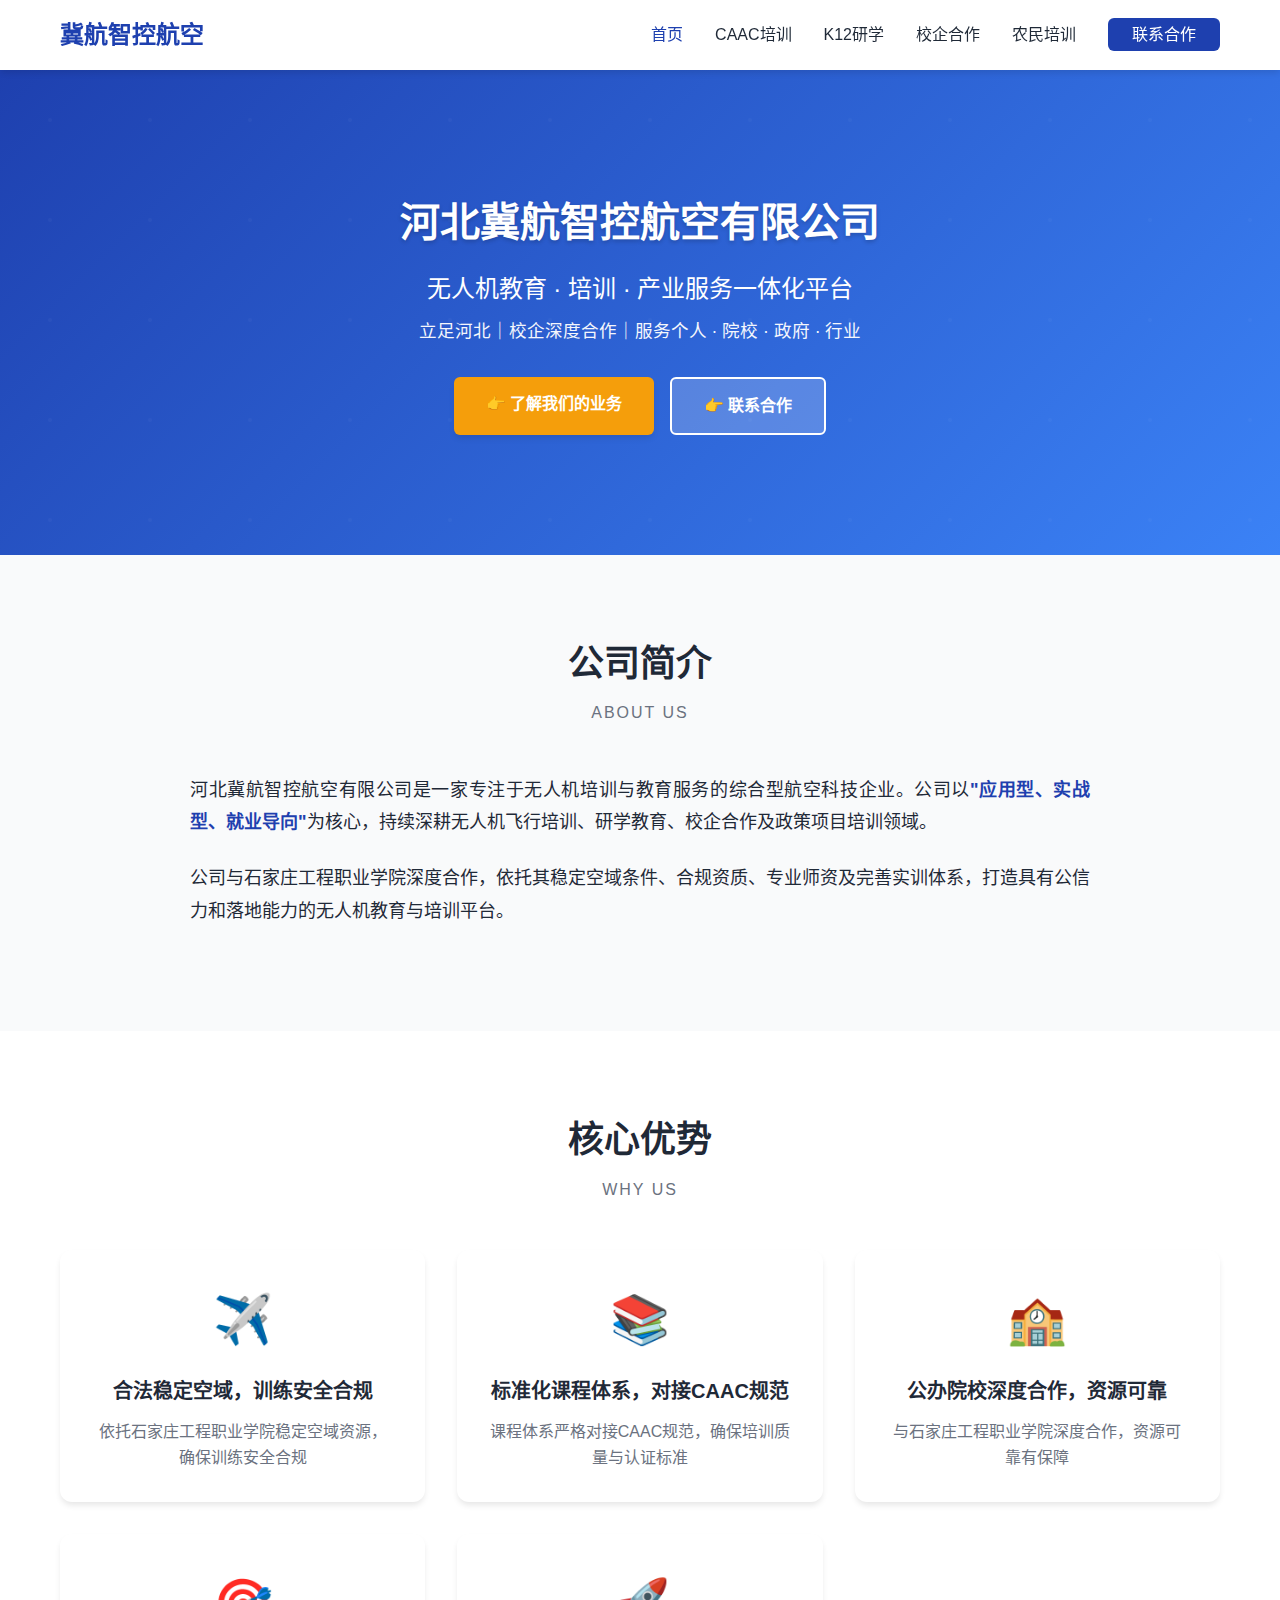
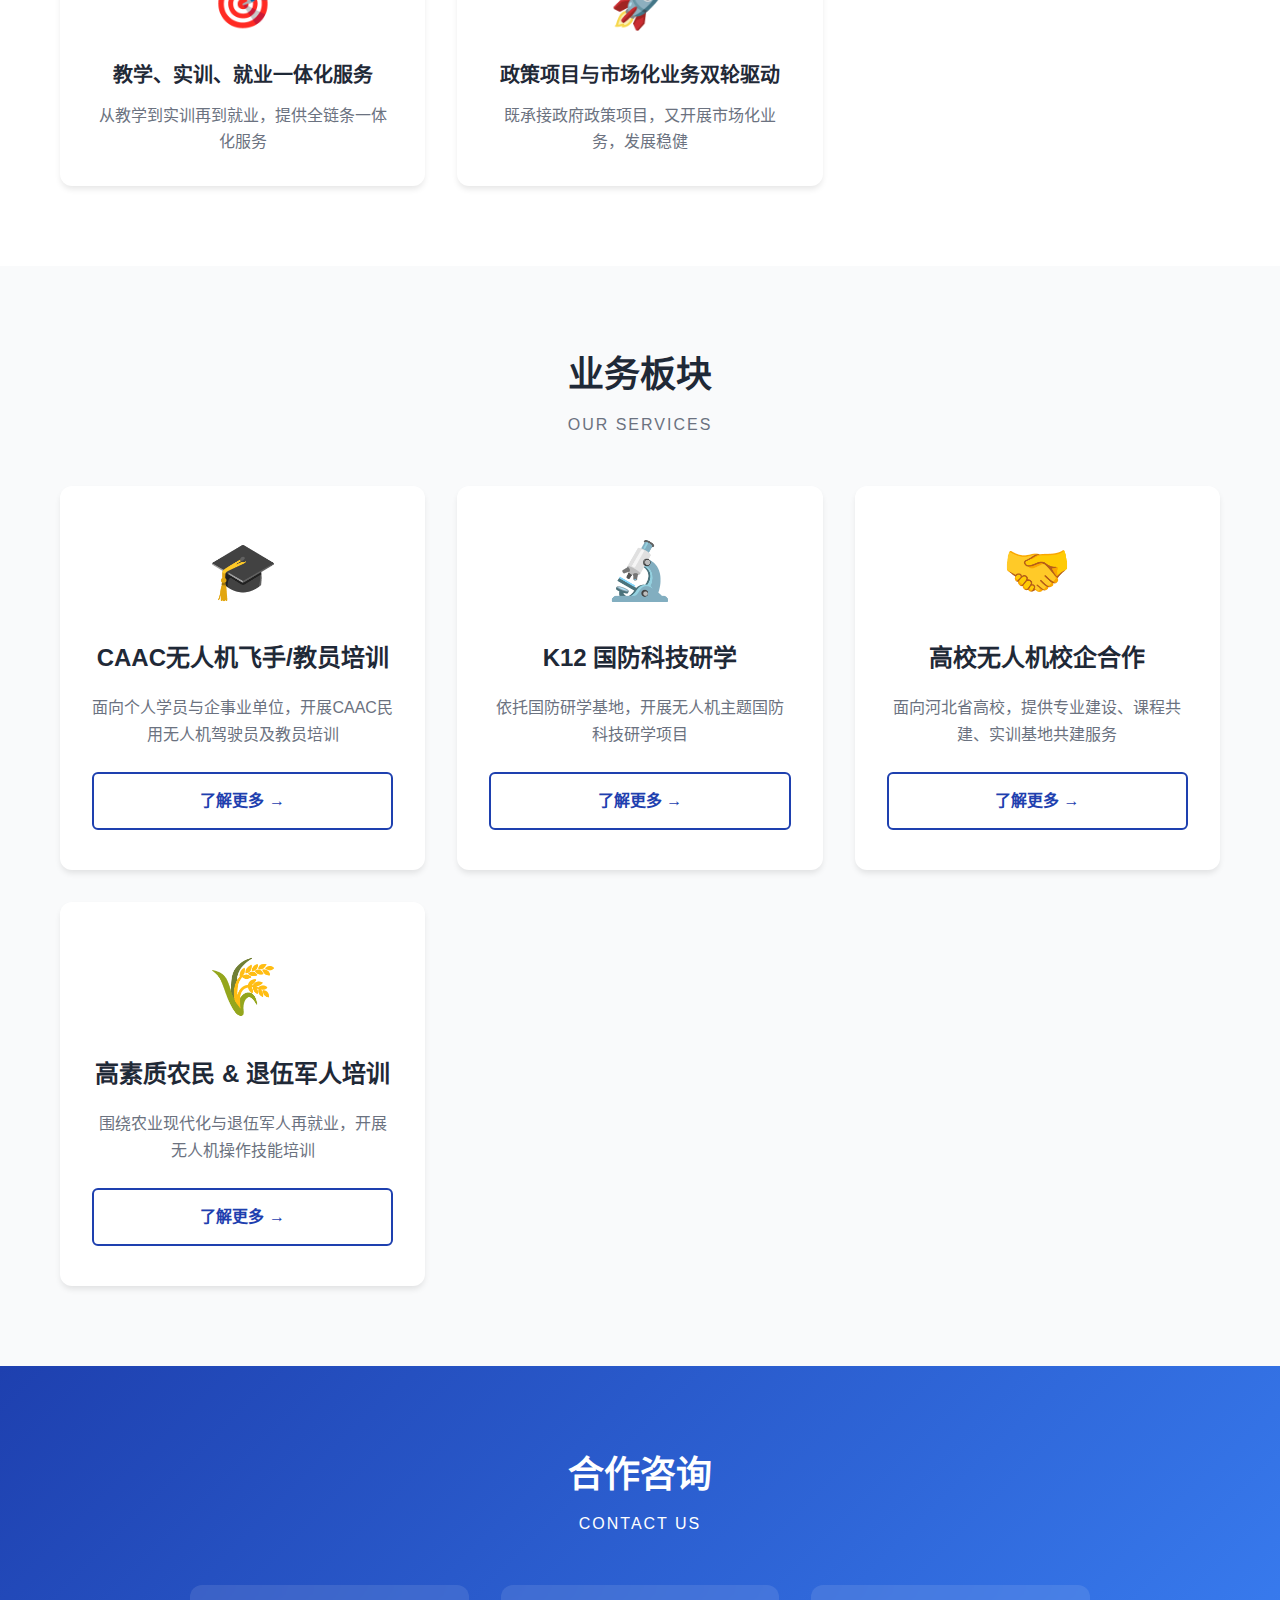
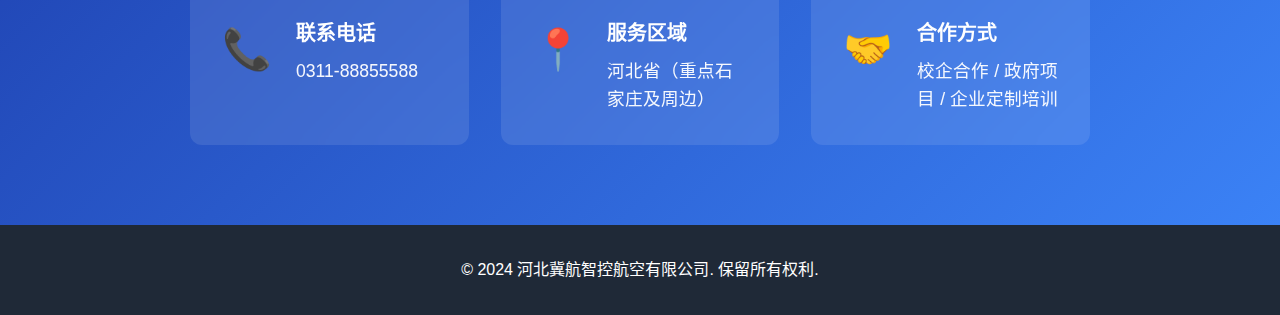
<file: index.html>
<!DOCTYPE html>
<html lang="zh-CN">
<head>
    <meta charset="UTF-8">
    <meta name="viewport" content="width=device-width, initial-scale=1.0">
    <meta name="description" content="河北冀航智控航空有限公司 - 无人机教育、培训、产业服务一体化平台">
    <title>河北冀航智控航空有限公司 - 无人机教育培训平台</title>
    <link rel="stylesheet" href="css/style.css">
</head>
<body>
    <!-- 导航栏 -->
    <nav class="navbar">
        <div class="container">
            <div class="nav-brand">
                <h1>冀航智控航空</h1>
            </div>
            <ul class="nav-menu" id="navMenu">
                <li><a href="index.html" class="active">首页</a></li>
                <li><a href="business-caac.html">CAAC培训</a></li>
                <li><a href="business-k12.html">K12研学</a></li>
                <li><a href="business-university.html">校企合作</a></li>
                <li><a href="business-farmer.html">农民培训</a></li>
                <li><a href="#contact" class="btn-contact">联系合作</a></li>
            </ul>
            <div class="nav-toggle" id="navToggle">
                <span></span>
                <span></span>
                <span></span>
            </div>
        </div>
    </nav>

    <!-- Banner区域 -->
    <section class="banner">
        <div class="banner-overlay"></div>
        <div class="container">
            <div class="banner-content">
                <h1 class="banner-title">河北冀航智控航空有限公司</h1>
                <p class="banner-subtitle">无人机教育 · 培训 · 产业服务一体化平台</p>
                <p class="banner-tagline">立足河北｜校企深度合作｜服务个人 · 院校 · 政府 · 行业</p>
                <div class="banner-buttons">
                    <a href="#about" class="btn btn-primary">👉 了解我们的业务</a>
                    <a href="#contact" class="btn btn-secondary">👉 联系合作</a>
                </div>
            </div>
        </div>
    </section>

    <!-- 公司简介 -->
    <section id="about" class="section about-section">
        <div class="container">
            <div class="section-header">
                <h2 class="section-title">公司简介</h2>
                <p class="section-subtitle">About Us</p>
            </div>
            <div class="about-content">
                <p class="about-text">
                    河北冀航智控航空有限公司是一家专注于无人机培训与教育服务的综合型航空科技企业。公司以<strong>"应用型、实战型、就业导向"</strong>为核心，持续深耕无人机飞行培训、研学教育、校企合作及政策项目培训领域。
                </p>
                <p class="about-text">
                    公司与石家庄工程职业学院深度合作，依托其稳定空域条件、合规资质、专业师资及完善实训体系，打造具有公信力和落地能力的无人机教育与培训平台。
                </p>
            </div>
        </div>
    </section>

    <!-- 核心优势 -->
    <section class="section advantages-section">
        <div class="container">
            <div class="section-header">
                <h2 class="section-title">核心优势</h2>
                <p class="section-subtitle">Why Us</p>
            </div>
            <div class="advantages-grid">
                <div class="advantage-card">
                    <div class="advantage-icon">✈️</div>
                    <h3>合法稳定空域，训练安全合规</h3>
                    <p>依托石家庄工程职业学院稳定空域资源，确保训练安全合规</p>
                </div>
                <div class="advantage-card">
                    <div class="advantage-icon">📚</div>
                    <h3>标准化课程体系，对接CAAC规范</h3>
                    <p>课程体系严格对接CAAC规范，确保培训质量与认证标准</p>
                </div>
                <div class="advantage-card">
                    <div class="advantage-icon">🏫</div>
                    <h3>公办院校深度合作，资源可靠</h3>
                    <p>与石家庄工程职业学院深度合作，资源可靠有保障</p>
                </div>
                <div class="advantage-card">
                    <div class="advantage-icon">🎯</div>
                    <h3>教学、实训、就业一体化服务</h3>
                    <p>从教学到实训再到就业，提供全链条一体化服务</p>
                </div>
                <div class="advantage-card">
                    <div class="advantage-icon">🚀</div>
                    <h3>政策项目与市场化业务双轮驱动</h3>
                    <p>既承接政府政策项目，又开展市场化业务，发展稳健</p>
                </div>
            </div>
        </div>
    </section>

    <!-- 业务板块 -->
    <section class="section business-section">
        <div class="container">
            <div class="section-header">
                <h2 class="section-title">业务板块</h2>
                <p class="section-subtitle">Our Services</p>
            </div>
            <div class="business-grid">
                <div class="business-card">
                    <div class="business-icon">🎓</div>
                    <h3>CAAC无人机飞手/教员培训</h3>
                    <p>面向个人学员与企事业单位，开展CAAC民用无人机驾驶员及教员培训</p>
                    <a href="business-caac.html" class="btn btn-outline">了解更多 →</a>
                </div>
                <div class="business-card">
                    <div class="business-icon">🔬</div>
                    <h3>K12 国防科技研学</h3>
                    <p>依托国防研学基地，开展无人机主题国防科技研学项目</p>
                    <a href="business-k12.html" class="btn btn-outline">了解更多 →</a>
                </div>
                <div class="business-card">
                    <div class="business-icon">🤝</div>
                    <h3>高校无人机校企合作</h3>
                    <p>面向河北省高校，提供专业建设、课程共建、实训基地共建服务</p>
                    <a href="business-university.html" class="btn btn-outline">了解更多 →</a>
                </div>
                <div class="business-card">
                    <div class="business-icon">🌾</div>
                    <h3>高素质农民 & 退伍军人培训</h3>
                    <p>围绕农业现代化与退伍军人再就业，开展无人机操作技能培训</p>
                    <a href="business-farmer.html" class="btn btn-outline">了解更多 →</a>
                </div>
            </div>
        </div>
    </section>

    <!-- 合作咨询 -->
    <section id="contact" class="section contact-section">
        <div class="container">
            <div class="section-header">
                <h2 class="section-title">合作咨询</h2>
                <p class="section-subtitle">Contact Us</p>
            </div>
            <div class="contact-content">
                <div class="contact-info">
                    <div class="contact-item">
                        <div class="contact-icon">📞</div>
                        <div class="contact-details">
                            <h3>联系电话</h3>
                            <p><a href="tel:0311-88855588">0311-88855588</a></p>
                        </div>
                    </div>
                    <div class="contact-item">
                        <div class="contact-icon">📍</div>
                        <div class="contact-details">
                            <h3>服务区域</h3>
                            <p>河北省（重点石家庄及周边）</p>
                        </div>
                    </div>
                    <div class="contact-item">
                        <div class="contact-icon">🤝</div>
                        <div class="contact-details">
                            <h3>合作方式</h3>
                            <p>校企合作 / 政府项目 / 企业定制培训</p>
                        </div>
                    </div>
                </div>
            </div>
        </div>
    </section>

    <!-- 页脚 -->
    <footer class="footer">
        <div class="container">
            <p>&copy; 2024 河北冀航智控航空有限公司. 保留所有权利.</p>
        </div>
    </footer>

    <script src="js/main.js"></script>
</body>
</html>
</file>
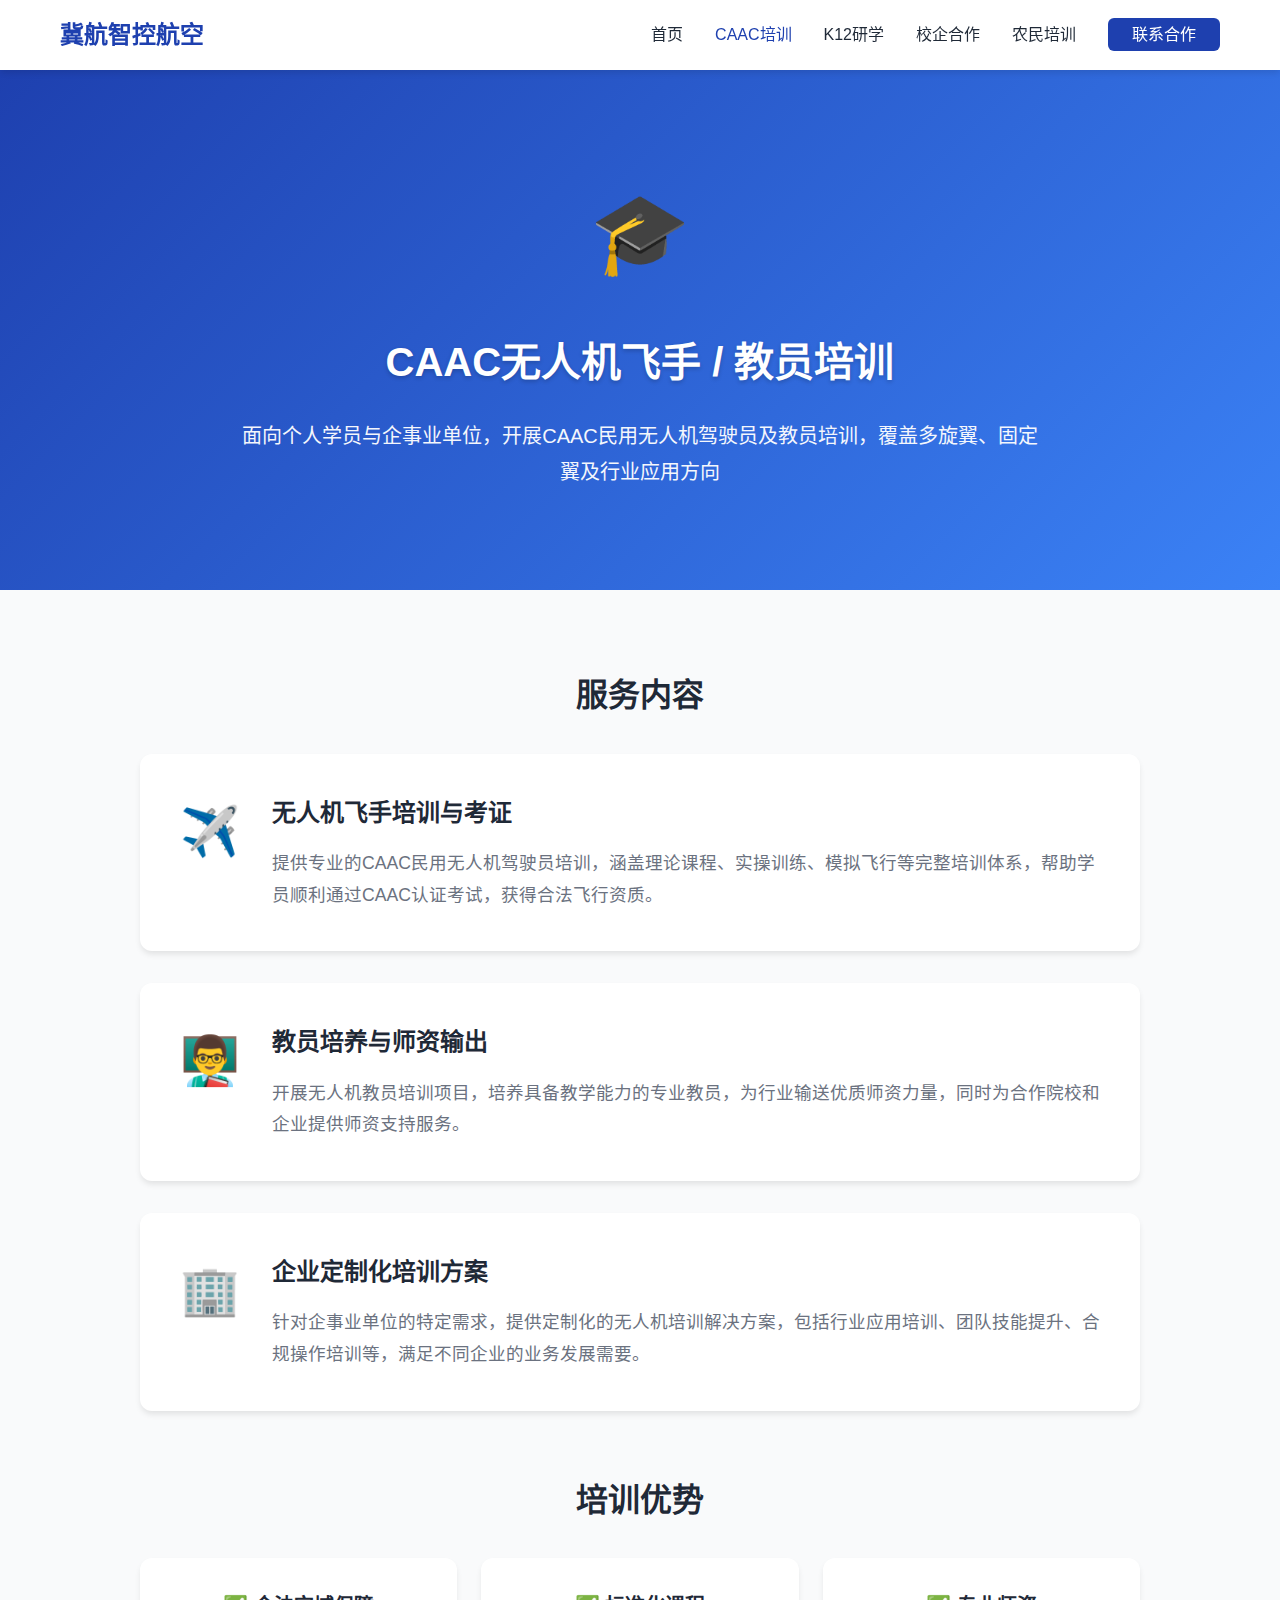
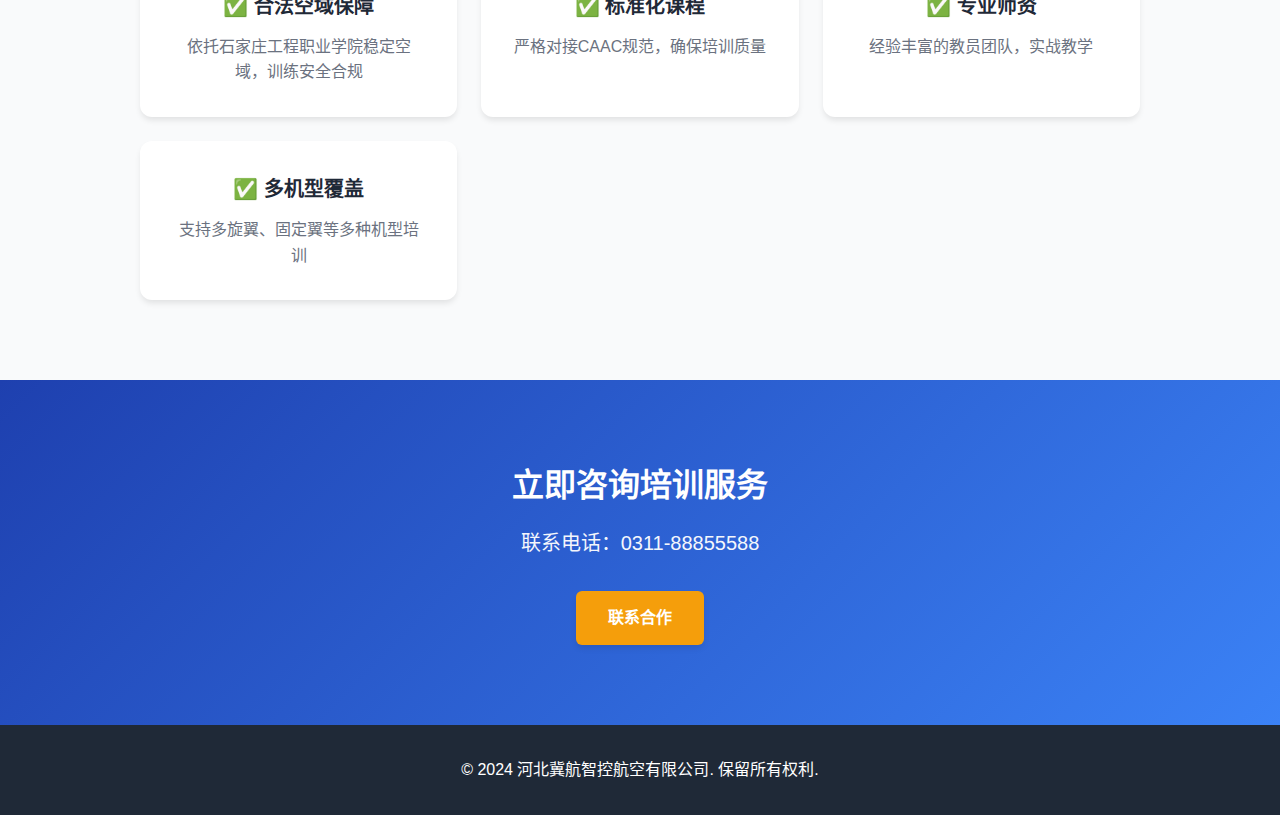
<file: business-caac.html>
<!DOCTYPE html>
<html lang="zh-CN">
<head>
    <meta charset="UTF-8">
    <meta name="viewport" content="width=device-width, initial-scale=1.0">
    <meta name="description" content="CAAC无人机飞手/教员培训 - 河北冀航智控航空有限公司">
    <title>CAAC无人机飞手/教员培训 - 冀航智控航空</title>
    <link rel="stylesheet" href="css/style.css">
    <link rel="stylesheet" href="css/business.css">
</head>
<body>
    <!-- 导航栏 -->
    <nav class="navbar">
        <div class="container">
            <div class="nav-brand">
                <h1><a href="index.html" style="text-decoration: none; color: inherit;">冀航智控航空</a></h1>
            </div>
            <ul class="nav-menu" id="navMenu">
                <li><a href="index.html">首页</a></li>
                <li><a href="business-caac.html" class="active">CAAC培训</a></li>
                <li><a href="business-k12.html">K12研学</a></li>
                <li><a href="business-university.html">校企合作</a></li>
                <li><a href="business-farmer.html">农民培训</a></li>
                <li><a href="index.html#contact" class="btn-contact">联系合作</a></li>
            </ul>
            <div class="nav-toggle" id="navToggle">
                <span></span>
                <span></span>
                <span></span>
            </div>
        </div>
    </nav>

    <!-- 业务页面Banner -->
    <section class="business-banner">
        <div class="container">
            <div class="business-banner-content">
                <div class="business-icon-large">🎓</div>
                <h1>CAAC无人机飞手 / 教员培训</h1>
                <p>面向个人学员与企事业单位，开展CAAC民用无人机驾驶员及教员培训，覆盖多旋翼、固定翼及行业应用方向</p>
            </div>
        </div>
    </section>

    <!-- 业务详情 -->
    <section class="business-detail">
        <div class="container">
            <div class="business-content">
                <div class="business-intro">
                    <h2>服务内容</h2>
                    <div class="service-list">
                        <div class="service-item">
                            <div class="service-icon">✈️</div>
                            <div class="service-content">
                                <h3>无人机飞手培训与考证</h3>
                                <p>提供专业的CAAC民用无人机驾驶员培训，涵盖理论课程、实操训练、模拟飞行等完整培训体系，帮助学员顺利通过CAAC认证考试，获得合法飞行资质。</p>
                            </div>
                        </div>
                        <div class="service-item">
                            <div class="service-icon">👨‍🏫</div>
                            <div class="service-content">
                                <h3>教员培养与师资输出</h3>
                                <p>开展无人机教员培训项目，培养具备教学能力的专业教员，为行业输送优质师资力量，同时为合作院校和企业提供师资支持服务。</p>
                            </div>
                        </div>
                        <div class="service-item">
                            <div class="service-icon">🏢</div>
                            <div class="service-content">
                                <h3>企业定制化培训方案</h3>
                                <p>针对企事业单位的特定需求，提供定制化的无人机培训解决方案，包括行业应用培训、团队技能提升、合规操作培训等，满足不同企业的业务发展需要。</p>
                            </div>
                        </div>
                    </div>
                </div>

                <div class="business-features">
                    <h2>培训优势</h2>
                    <div class="features-grid">
                        <div class="feature-card">
                            <h4>✅ 合法空域保障</h4>
                            <p>依托石家庄工程职业学院稳定空域，训练安全合规</p>
                        </div>
                        <div class="feature-card">
                            <h4>✅ 标准化课程</h4>
                            <p>严格对接CAAC规范，确保培训质量</p>
                        </div>
                        <div class="feature-card">
                            <h4>✅ 专业师资</h4>
                            <p>经验丰富的教员团队，实战教学</p>
                        </div>
                        <div class="feature-card">
                            <h4>✅ 多机型覆盖</h4>
                            <p>支持多旋翼、固定翼等多种机型培训</p>
                        </div>
                    </div>
                </div>
            </div>
        </div>
    </section>

    <!-- 联系咨询 -->
    <section class="business-contact">
        <div class="container">
            <div class="contact-cta">
                <h2>立即咨询培训服务</h2>
                <p>联系电话：<a href="tel:0311-88855588">0311-88855588</a></p>
                <a href="index.html#contact" class="btn btn-primary">联系合作</a>
            </div>
        </div>
    </section>

    <!-- 页脚 -->
    <footer class="footer">
        <div class="container">
            <p>&copy; 2024 河北冀航智控航空有限公司. 保留所有权利.</p>
        </div>
    </footer>

    <script src="js/main.js"></script>
</body>
</html>
</file>
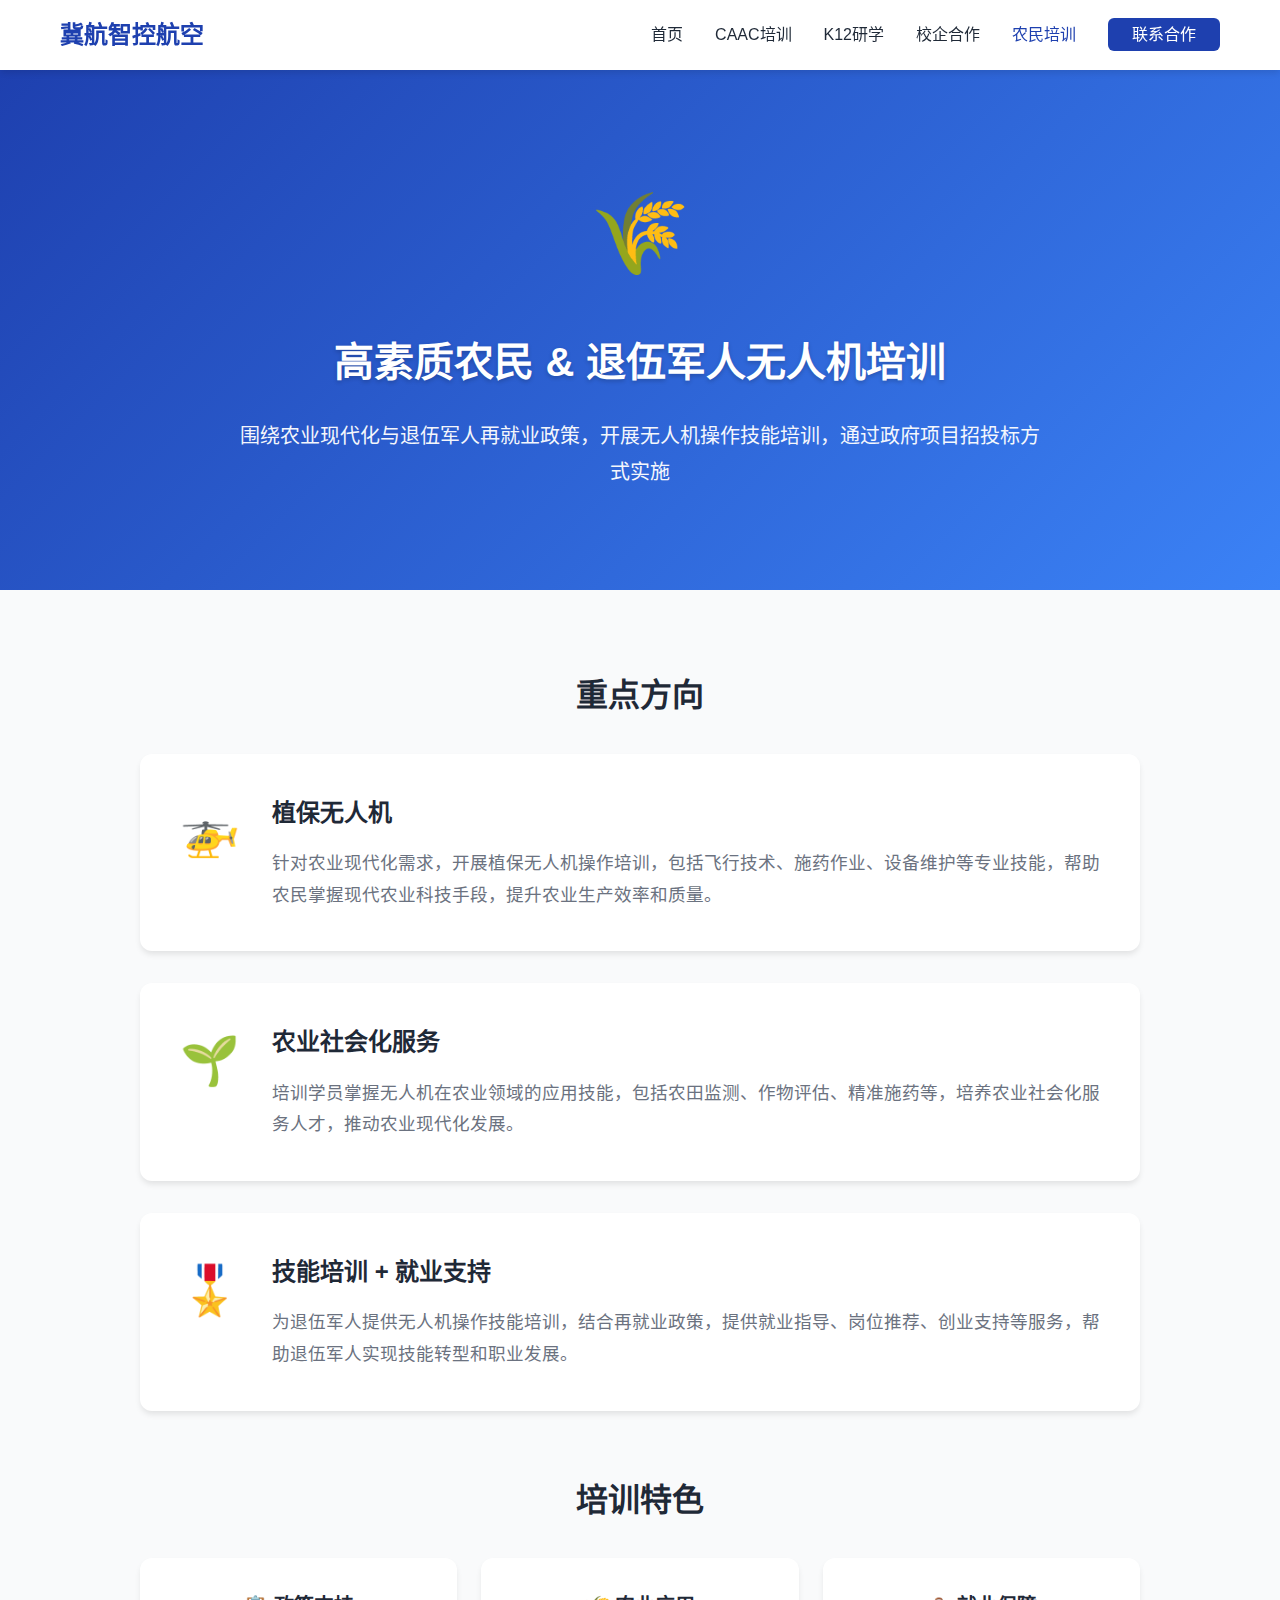
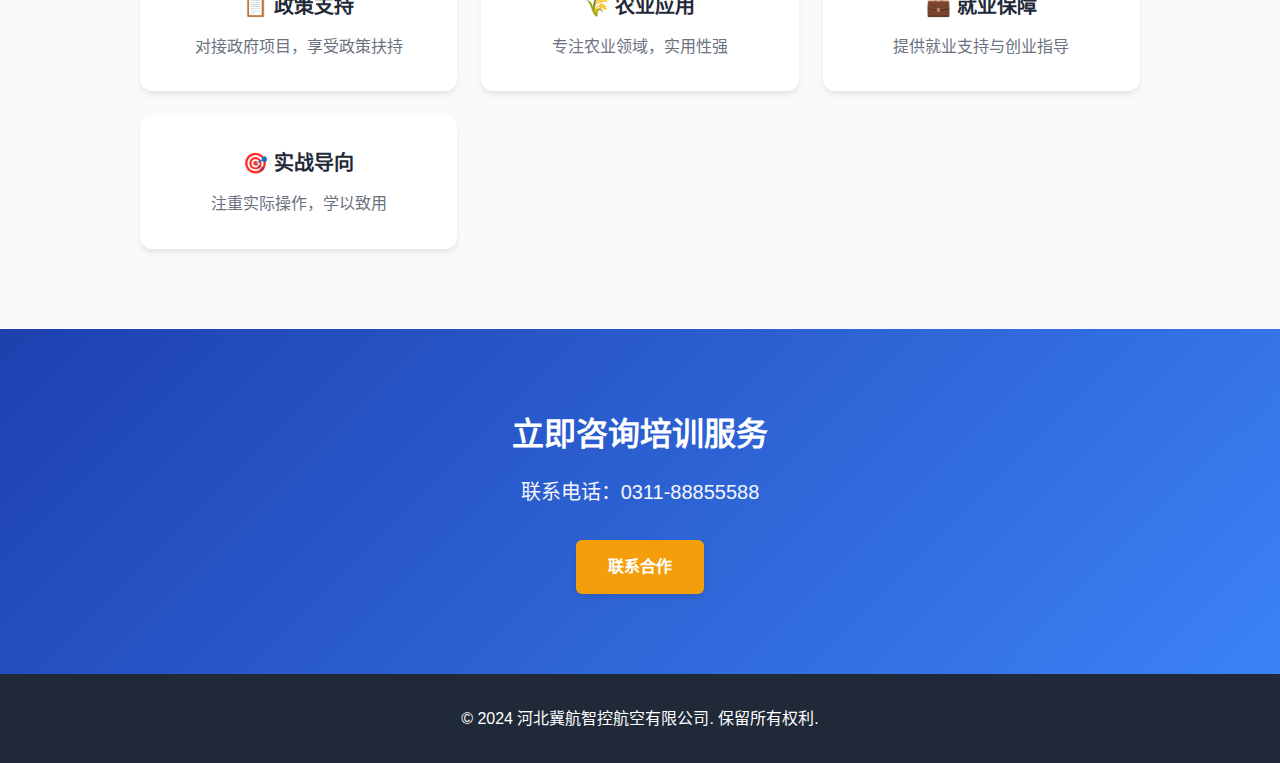
<file: business-farmer.html>
<!DOCTYPE html>
<html lang="zh-CN">
<head>
    <meta charset="UTF-8">
    <meta name="viewport" content="width=device-width, initial-scale=1.0">
    <meta name="description" content="高素质农民 & 退伍军人无人机培训 - 河北冀航智控航空有限公司">
    <title>高素质农民 & 退伍军人无人机培训 - 冀航智控航空</title>
    <link rel="stylesheet" href="css/style.css">
    <link rel="stylesheet" href="css/business.css">
</head>
<body>
    <!-- 导航栏 -->
    <nav class="navbar">
        <div class="container">
            <div class="nav-brand">
                <h1><a href="index.html" style="text-decoration: none; color: inherit;">冀航智控航空</a></h1>
            </div>
            <ul class="nav-menu" id="navMenu">
                <li><a href="index.html">首页</a></li>
                <li><a href="business-caac.html">CAAC培训</a></li>
                <li><a href="business-k12.html">K12研学</a></li>
                <li><a href="business-university.html">校企合作</a></li>
                <li><a href="business-farmer.html" class="active">农民培训</a></li>
                <li><a href="index.html#contact" class="btn-contact">联系合作</a></li>
            </ul>
            <div class="nav-toggle" id="navToggle">
                <span></span>
                <span></span>
                <span></span>
            </div>
        </div>
    </nav>

    <!-- 业务页面Banner -->
    <section class="business-banner">
        <div class="container">
            <div class="business-banner-content">
                <div class="business-icon-large">🌾</div>
                <h1>高素质农民 & 退伍军人无人机培训</h1>
                <p>围绕农业现代化与退伍军人再就业政策，开展无人机操作技能培训，通过政府项目招投标方式实施</p>
            </div>
        </div>
    </section>

    <!-- 业务详情 -->
    <section class="business-detail">
        <div class="container">
            <div class="business-content">
                <div class="business-intro">
                    <h2>重点方向</h2>
                    <div class="service-list">
                        <div class="service-item">
                            <div class="service-icon">🚁</div>
                            <div class="service-content">
                                <h3>植保无人机</h3>
                                <p>针对农业现代化需求，开展植保无人机操作培训，包括飞行技术、施药作业、设备维护等专业技能，帮助农民掌握现代农业科技手段，提升农业生产效率和质量。</p>
                            </div>
                        </div>
                        <div class="service-item">
                            <div class="service-icon">🌱</div>
                            <div class="service-content">
                                <h3>农业社会化服务</h3>
                                <p>培训学员掌握无人机在农业领域的应用技能，包括农田监测、作物评估、精准施药等，培养农业社会化服务人才，推动农业现代化发展。</p>
                            </div>
                        </div>
                        <div class="service-item">
                            <div class="service-icon">🎖️</div>
                            <div class="service-content">
                                <h3>技能培训 + 就业支持</h3>
                                <p>为退伍军人提供无人机操作技能培训，结合再就业政策，提供就业指导、岗位推荐、创业支持等服务，帮助退伍军人实现技能转型和职业发展。</p>
                            </div>
                        </div>
                    </div>
                </div>

                <div class="business-features">
                    <h2>培训特色</h2>
                    <div class="features-grid">
                        <div class="feature-card">
                            <h4>📋 政策支持</h4>
                            <p>对接政府项目，享受政策扶持</p>
                        </div>
                        <div class="feature-card">
                            <h4>🌾 农业应用</h4>
                            <p>专注农业领域，实用性强</p>
                        </div>
                        <div class="feature-card">
                            <h4>💼 就业保障</h4>
                            <p>提供就业支持与创业指导</p>
                        </div>
                        <div class="feature-card">
                            <h4>🎯 实战导向</h4>
                            <p>注重实际操作，学以致用</p>
                        </div>
                    </div>
                </div>
            </div>
        </div>
    </section>

    <!-- 联系咨询 -->
    <section class="business-contact">
        <div class="container">
            <div class="contact-cta">
                <h2>立即咨询培训服务</h2>
                <p>联系电话：<a href="tel:0311-88855588">0311-88855588</a></p>
                <a href="index.html#contact" class="btn btn-primary">联系合作</a>
            </div>
        </div>
    </section>

    <!-- 页脚 -->
    <footer class="footer">
        <div class="container">
            <p>&copy; 2024 河北冀航智控航空有限公司. 保留所有权利.</p>
        </div>
    </footer>

    <script src="js/main.js"></script>
</body>
</html>
</file>
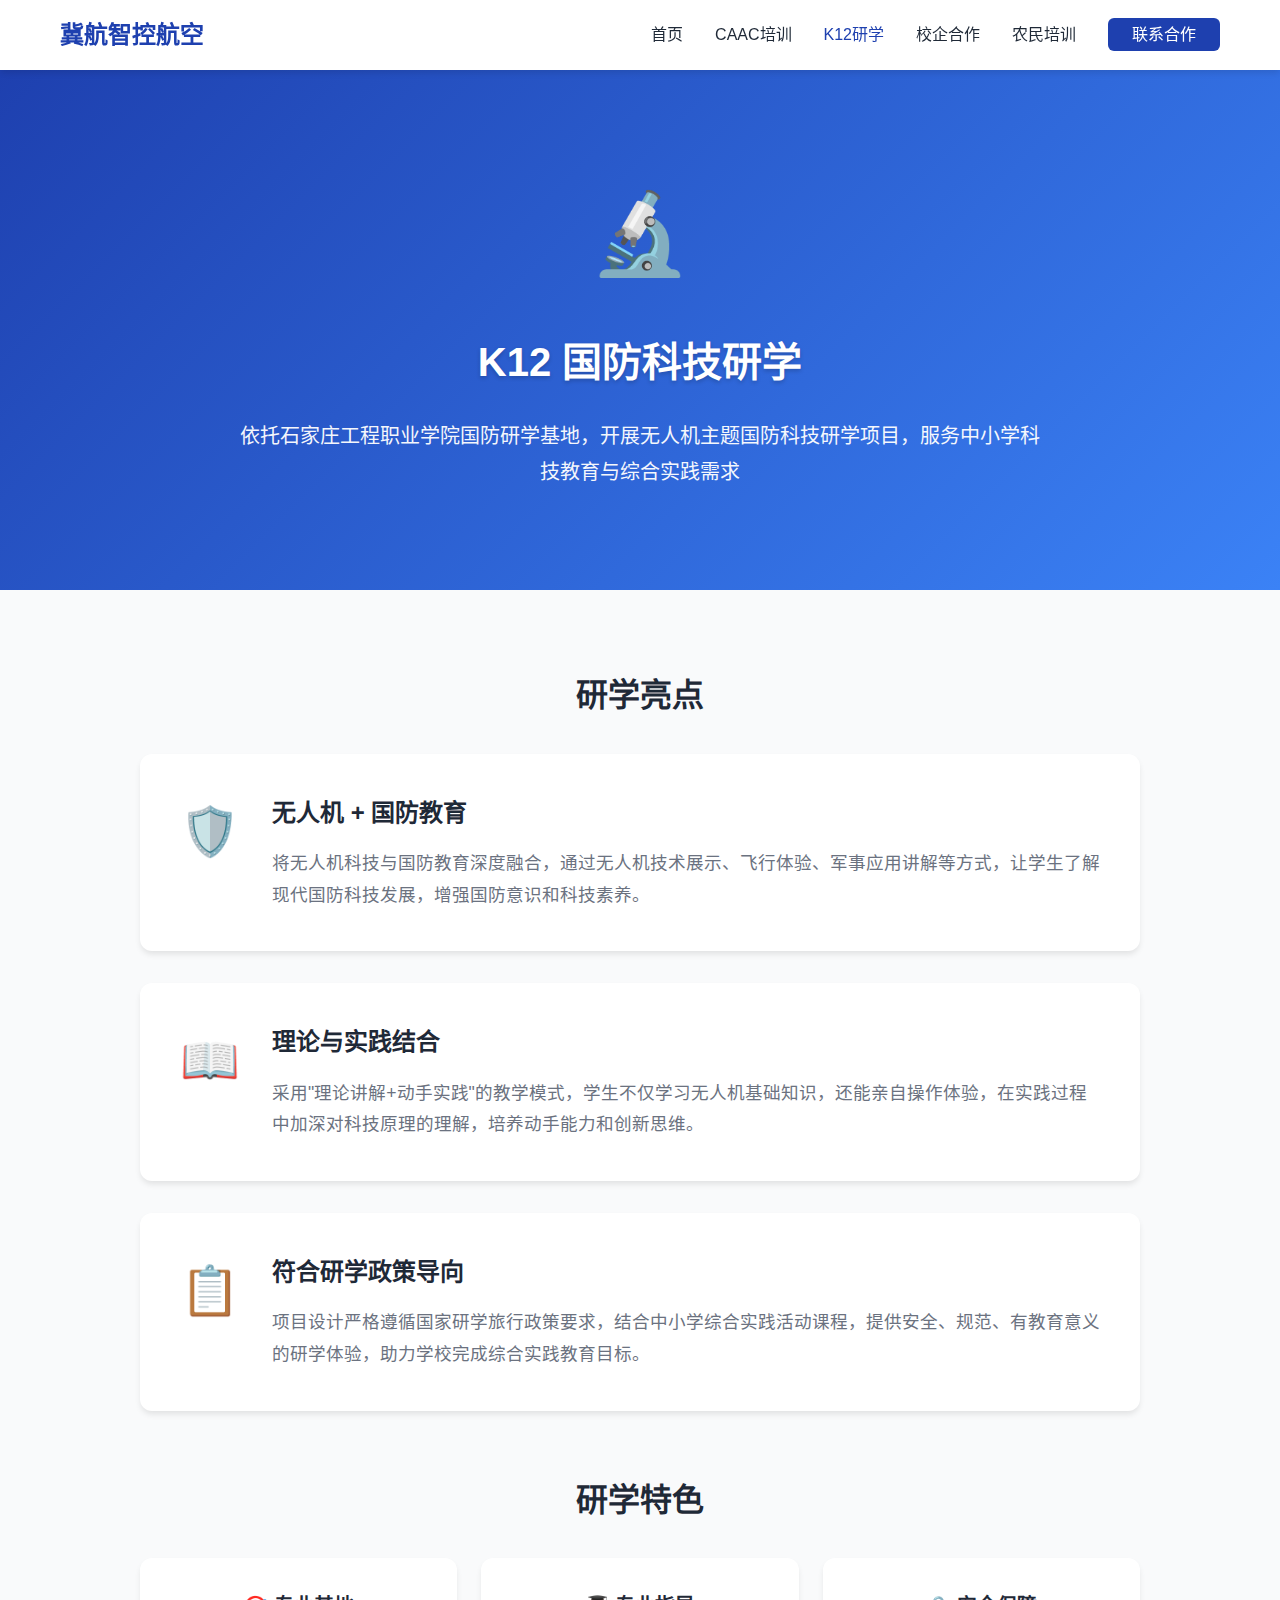
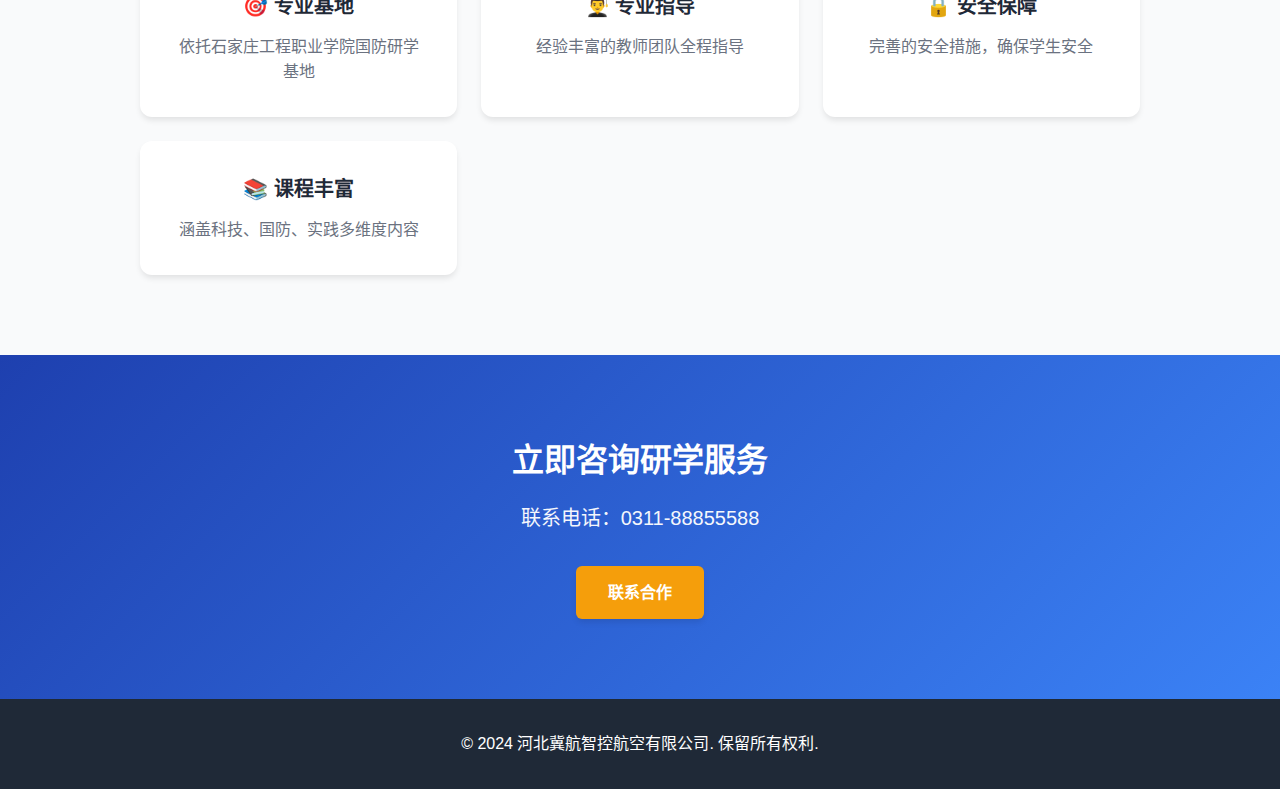
<file: business-k12.html>
<!DOCTYPE html>
<html lang="zh-CN">
<head>
    <meta charset="UTF-8">
    <meta name="viewport" content="width=device-width, initial-scale=1.0">
    <meta name="description" content="K12国防科技研学 - 河北冀航智控航空有限公司">
    <title>K12 国防科技研学 - 冀航智控航空</title>
    <link rel="stylesheet" href="css/style.css">
    <link rel="stylesheet" href="css/business.css">
</head>
<body>
    <!-- 导航栏 -->
    <nav class="navbar">
        <div class="container">
            <div class="nav-brand">
                <h1><a href="index.html" style="text-decoration: none; color: inherit;">冀航智控航空</a></h1>
            </div>
            <ul class="nav-menu" id="navMenu">
                <li><a href="index.html">首页</a></li>
                <li><a href="business-caac.html">CAAC培训</a></li>
                <li><a href="business-k12.html" class="active">K12研学</a></li>
                <li><a href="business-university.html">校企合作</a></li>
                <li><a href="business-farmer.html">农民培训</a></li>
                <li><a href="index.html#contact" class="btn-contact">联系合作</a></li>
            </ul>
            <div class="nav-toggle" id="navToggle">
                <span></span>
                <span></span>
                <span></span>
            </div>
        </div>
    </nav>

    <!-- 业务页面Banner -->
    <section class="business-banner">
        <div class="container">
            <div class="business-banner-content">
                <div class="business-icon-large">🔬</div>
                <h1>K12 国防科技研学</h1>
                <p>依托石家庄工程职业学院国防研学基地，开展无人机主题国防科技研学项目，服务中小学科技教育与综合实践需求</p>
            </div>
        </div>
    </section>

    <!-- 业务详情 -->
    <section class="business-detail">
        <div class="container">
            <div class="business-content">
                <div class="business-intro">
                    <h2>研学亮点</h2>
                    <div class="service-list">
                        <div class="service-item">
                            <div class="service-icon">🛡️</div>
                            <div class="service-content">
                                <h3>无人机 + 国防教育</h3>
                                <p>将无人机科技与国防教育深度融合，通过无人机技术展示、飞行体验、军事应用讲解等方式，让学生了解现代国防科技发展，增强国防意识和科技素养。</p>
                            </div>
                        </div>
                        <div class="service-item">
                            <div class="service-icon">📖</div>
                            <div class="service-content">
                                <h3>理论与实践结合</h3>
                                <p>采用"理论讲解+动手实践"的教学模式，学生不仅学习无人机基础知识，还能亲自操作体验，在实践过程中加深对科技原理的理解，培养动手能力和创新思维。</p>
                            </div>
                        </div>
                        <div class="service-item">
                            <div class="service-icon">📋</div>
                            <div class="service-content">
                                <h3>符合研学政策导向</h3>
                                <p>项目设计严格遵循国家研学旅行政策要求，结合中小学综合实践活动课程，提供安全、规范、有教育意义的研学体验，助力学校完成综合实践教育目标。</p>
                            </div>
                        </div>
                    </div>
                </div>

                <div class="business-features">
                    <h2>研学特色</h2>
                    <div class="features-grid">
                        <div class="feature-card">
                            <h4>🎯 专业基地</h4>
                            <p>依托石家庄工程职业学院国防研学基地</p>
                        </div>
                        <div class="feature-card">
                            <h4>👨‍🎓 专业指导</h4>
                            <p>经验丰富的教师团队全程指导</p>
                        </div>
                        <div class="feature-card">
                            <h4>🔒 安全保障</h4>
                            <p>完善的安全措施，确保学生安全</p>
                        </div>
                        <div class="feature-card">
                            <h4>📚 课程丰富</h4>
                            <p>涵盖科技、国防、实践多维度内容</p>
                        </div>
                    </div>
                </div>
            </div>
        </div>
    </section>

    <!-- 联系咨询 -->
    <section class="business-contact">
        <div class="container">
            <div class="contact-cta">
                <h2>立即咨询研学服务</h2>
                <p>联系电话：<a href="tel:0311-88855588">0311-88855588</a></p>
                <a href="index.html#contact" class="btn btn-primary">联系合作</a>
            </div>
        </div>
    </section>

    <!-- 页脚 -->
    <footer class="footer">
        <div class="container">
            <p>&copy; 2024 河北冀航智控航空有限公司. 保留所有权利.</p>
        </div>
    </footer>

    <script src="js/main.js"></script>
</body>
</html>
</file>
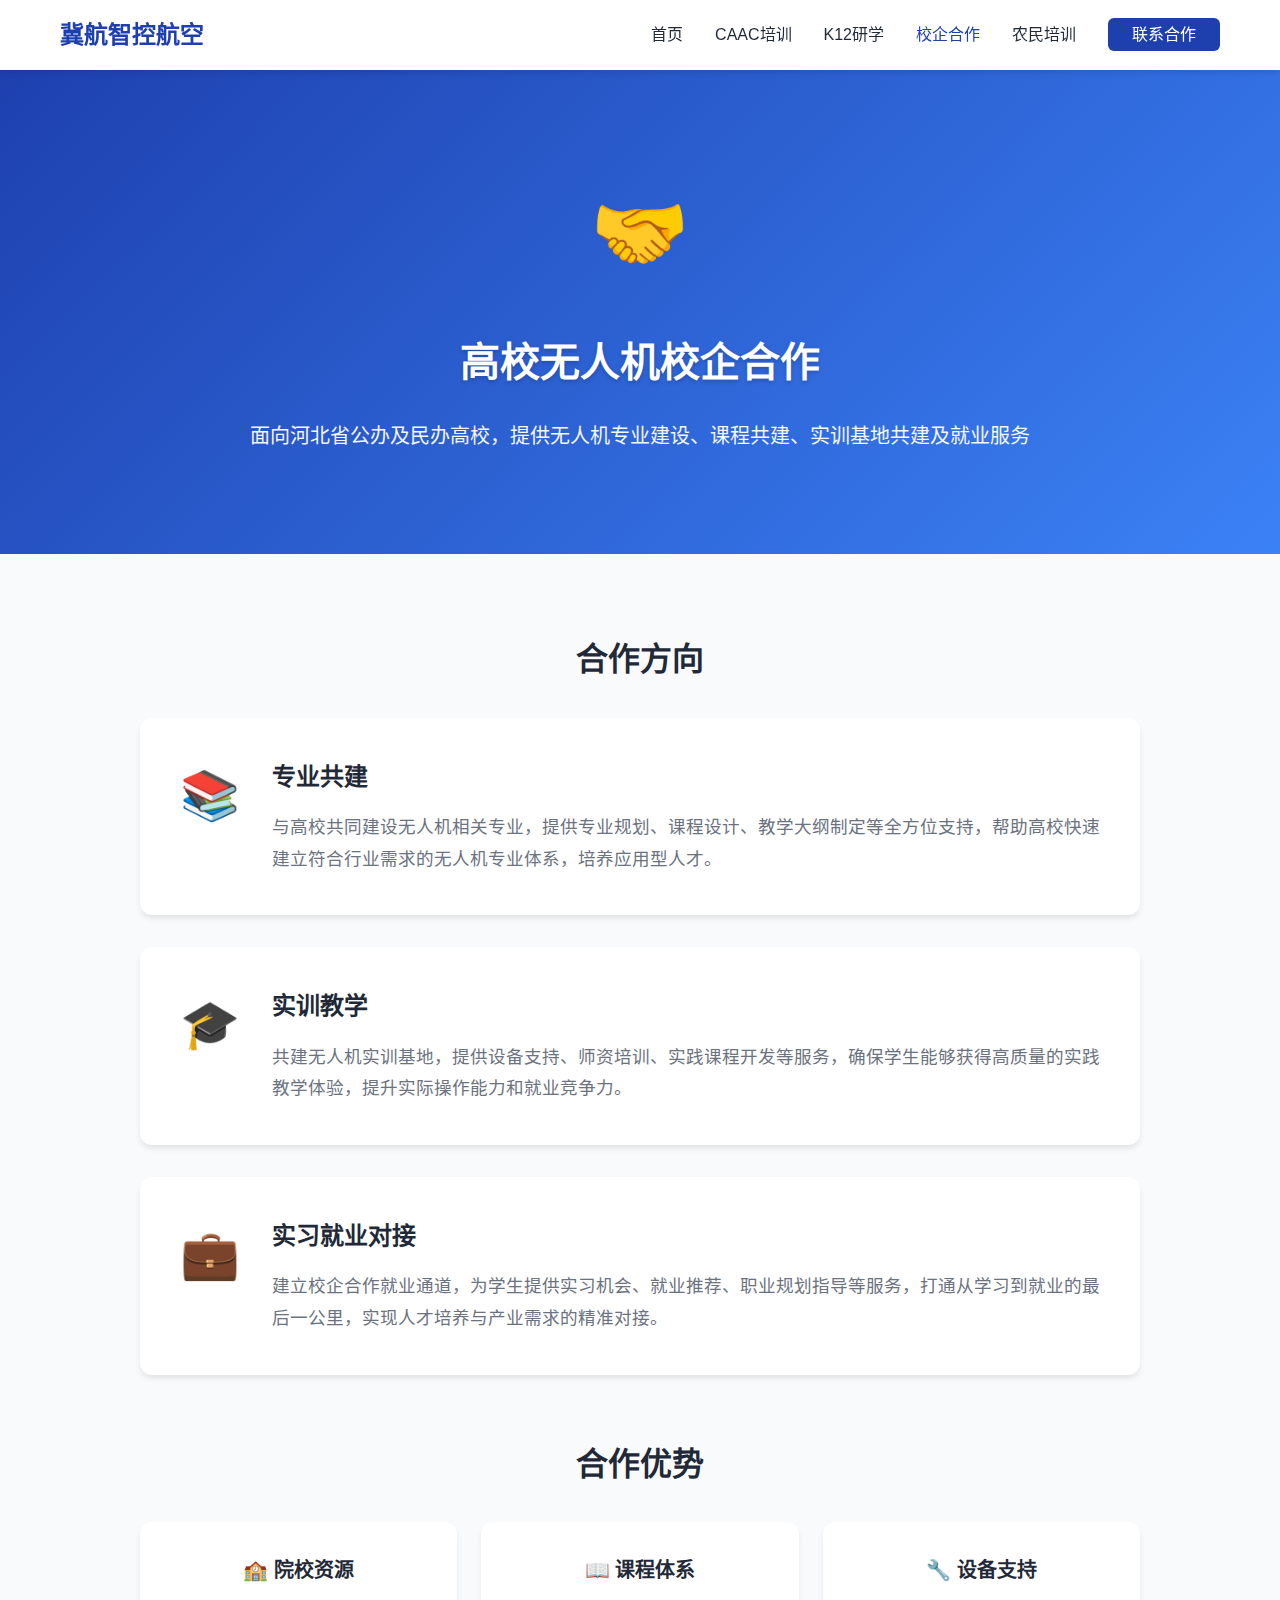
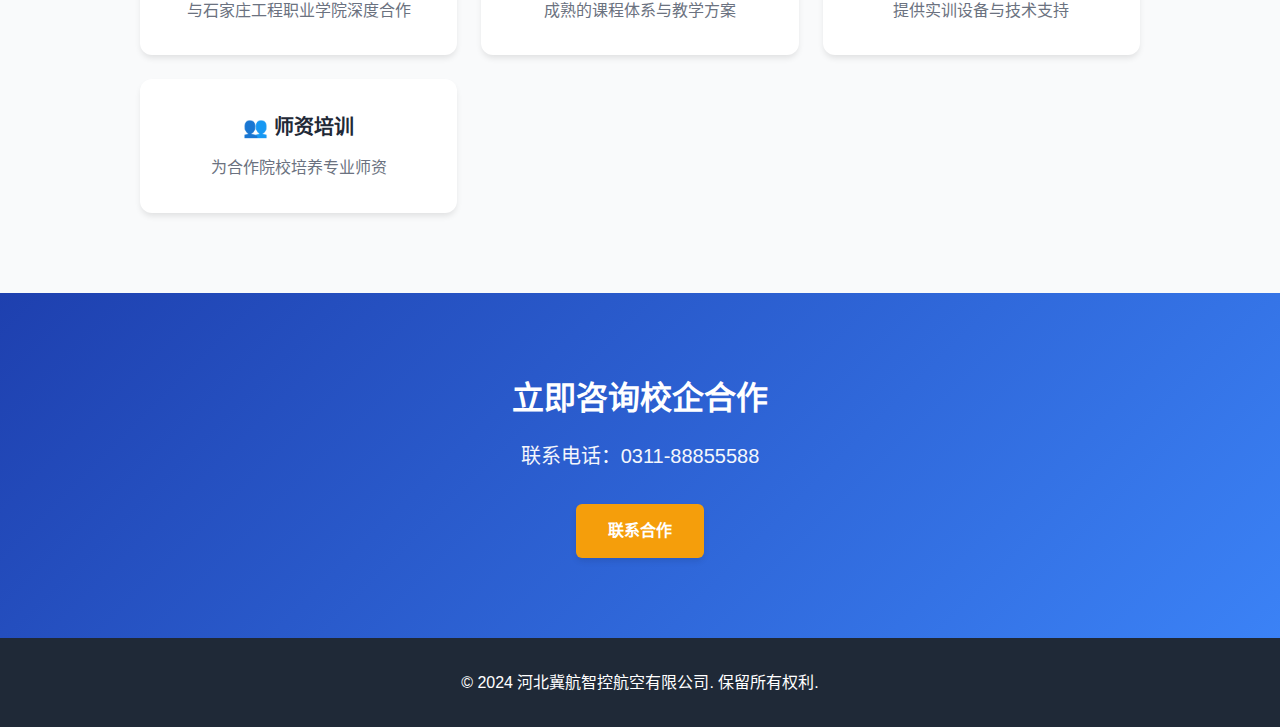
<file: business-university.html>
<!DOCTYPE html>
<html lang="zh-CN">
<head>
    <meta charset="UTF-8">
    <meta name="viewport" content="width=device-width, initial-scale=1.0">
    <meta name="description" content="高校无人机校企合作 - 河北冀航智控航空有限公司">
    <title>高校无人机校企合作 - 冀航智控航空</title>
    <link rel="stylesheet" href="css/style.css">
    <link rel="stylesheet" href="css/business.css">
</head>
<body>
    <!-- 导航栏 -->
    <nav class="navbar">
        <div class="container">
            <div class="nav-brand">
                <h1><a href="index.html" style="text-decoration: none; color: inherit;">冀航智控航空</a></h1>
            </div>
            <ul class="nav-menu" id="navMenu">
                <li><a href="index.html">首页</a></li>
                <li><a href="business-caac.html">CAAC培训</a></li>
                <li><a href="business-k12.html">K12研学</a></li>
                <li><a href="business-university.html" class="active">校企合作</a></li>
                <li><a href="business-farmer.html">农民培训</a></li>
                <li><a href="index.html#contact" class="btn-contact">联系合作</a></li>
            </ul>
            <div class="nav-toggle" id="navToggle">
                <span></span>
                <span></span>
                <span></span>
            </div>
        </div>
    </nav>

    <!-- 业务页面Banner -->
    <section class="business-banner">
        <div class="container">
            <div class="business-banner-content">
                <div class="business-icon-large">🤝</div>
                <h1>高校无人机校企合作</h1>
                <p>面向河北省公办及民办高校，提供无人机专业建设、课程共建、实训基地共建及就业服务</p>
            </div>
        </div>
    </section>

    <!-- 业务详情 -->
    <section class="business-detail">
        <div class="container">
            <div class="business-content">
                <div class="business-intro">
                    <h2>合作方向</h2>
                    <div class="service-list">
                        <div class="service-item">
                            <div class="service-icon">📚</div>
                            <div class="service-content">
                                <h3>专业共建</h3>
                                <p>与高校共同建设无人机相关专业，提供专业规划、课程设计、教学大纲制定等全方位支持，帮助高校快速建立符合行业需求的无人机专业体系，培养应用型人才。</p>
                            </div>
                        </div>
                        <div class="service-item">
                            <div class="service-icon">🎓</div>
                            <div class="service-content">
                                <h3>实训教学</h3>
                                <p>共建无人机实训基地，提供设备支持、师资培训、实践课程开发等服务，确保学生能够获得高质量的实践教学体验，提升实际操作能力和就业竞争力。</p>
                            </div>
                        </div>
                        <div class="service-item">
                            <div class="service-icon">💼</div>
                            <div class="service-content">
                                <h3>实习就业对接</h3>
                                <p>建立校企合作就业通道，为学生提供实习机会、就业推荐、职业规划指导等服务，打通从学习到就业的最后一公里，实现人才培养与产业需求的精准对接。</p>
                            </div>
                        </div>
                    </div>
                </div>

                <div class="business-features">
                    <h2>合作优势</h2>
                    <div class="features-grid">
                        <div class="feature-card">
                            <h4>🏫 院校资源</h4>
                            <p>与石家庄工程职业学院深度合作</p>
                        </div>
                        <div class="feature-card">
                            <h4>📖 课程体系</h4>
                            <p>成熟的课程体系与教学方案</p>
                        </div>
                        <div class="feature-card">
                            <h4>🔧 设备支持</h4>
                            <p>提供实训设备与技术支持</p>
                        </div>
                        <div class="feature-card">
                            <h4>👥 师资培训</h4>
                            <p>为合作院校培养专业师资</p>
                        </div>
                    </div>
                </div>
            </div>
        </div>
    </section>

    <!-- 联系咨询 -->
    <section class="business-contact">
        <div class="container">
            <div class="contact-cta">
                <h2>立即咨询校企合作</h2>
                <p>联系电话：<a href="tel:0311-88855588">0311-88855588</a></p>
                <a href="index.html#contact" class="btn btn-primary">联系合作</a>
            </div>
        </div>
    </section>

    <!-- 页脚 -->
    <footer class="footer">
        <div class="container">
            <p>&copy; 2024 河北冀航智控航空有限公司. 保留所有权利.</p>
        </div>
    </footer>

    <script src="js/main.js"></script>
</body>
</html>
</file>
<file: css/style.css>
/* 全局样式 */
* {
    margin: 0;
    padding: 0;
    box-sizing: border-box;
}

:root {
    --primary-color: #1e40af;
    --secondary-color: #3b82f6;
    --accent-color: #f59e0b;
    --text-dark: #1f2937;
    --text-light: #6b7280;
    --bg-light: #f9fafb;
    --bg-white: #ffffff;
    --border-color: #e5e7eb;
    --shadow: 0 4px 6px -1px rgba(0, 0, 0, 0.1);
    --shadow-lg: 0 10px 15px -3px rgba(0, 0, 0, 0.1);
}

body {
    font-family: -apple-system, BlinkMacSystemFont, 'Segoe UI', 'PingFang SC', 'Hiragino Sans GB', 'Microsoft YaHei', sans-serif;
    line-height: 1.6;
    color: var(--text-dark);
    background-color: var(--bg-white);
}

.container {
    max-width: 1200px;
    margin: 0 auto;
    padding: 0 20px;
}

/* 导航栏 */
.navbar {
    background: var(--bg-white);
    box-shadow: var(--shadow);
    position: sticky;
    top: 0;
    z-index: 1000;
    padding: 1rem 0;
}

.navbar .container {
    display: flex;
    justify-content: space-between;
    align-items: center;
}

.nav-brand h1 {
    font-size: 1.5rem;
    color: var(--primary-color);
    font-weight: 700;
}

.nav-menu {
    display: flex;
    list-style: none;
    gap: 2rem;
    align-items: center;
}

.nav-menu a {
    text-decoration: none;
    color: var(--text-dark);
    font-weight: 500;
    transition: color 0.3s;
}

.nav-menu a:hover,
.nav-menu a.active {
    color: var(--primary-color);
}

.btn-contact {
    background: var(--primary-color);
    color: white !important;
    padding: 0.5rem 1.5rem;
    border-radius: 6px;
    transition: background 0.3s;
}

.btn-contact:hover {
    background: var(--secondary-color);
}

.nav-toggle {
    display: none;
    flex-direction: column;
    cursor: pointer;
    gap: 4px;
}

.nav-toggle span {
    width: 25px;
    height: 3px;
    background: var(--text-dark);
    border-radius: 2px;
    transition: all 0.3s;
}

/* Banner区域 */
.banner {
    position: relative;
    background: linear-gradient(135deg, var(--primary-color) 0%, var(--secondary-color) 100%);
    color: white;
    padding: 120px 0;
    text-align: center;
    overflow: hidden;
}

.banner::before {
    content: '';
    position: absolute;
    top: 0;
    left: 0;
    right: 0;
    bottom: 0;
    background: url('data:image/svg+xml,<svg width="100" height="100" xmlns="http://www.w3.org/2000/svg"><circle cx="50" cy="50" r="2" fill="rgba(255,255,255,0.1)"/></svg>');
    opacity: 0.3;
}

.banner-content {
    position: relative;
    z-index: 1;
}

.banner-title {
    font-size: 2.5rem;
    font-weight: 700;
    margin-bottom: 1rem;
    text-shadow: 0 2px 4px rgba(0, 0, 0, 0.2);
}

.banner-subtitle {
    font-size: 1.5rem;
    margin-bottom: 0.5rem;
    font-weight: 500;
}

.banner-tagline {
    font-size: 1.1rem;
    margin-bottom: 2rem;
    opacity: 0.95;
}

.banner-buttons {
    display: flex;
    gap: 1rem;
    justify-content: center;
    flex-wrap: wrap;
}

/* 按钮样式 */
.btn {
    display: inline-block;
    padding: 0.875rem 2rem;
    border-radius: 6px;
    text-decoration: none;
    font-weight: 600;
    transition: all 0.3s;
    border: none;
    cursor: pointer;
    font-size: 1rem;
}

.btn-primary {
    background: var(--accent-color);
    color: white;
    box-shadow: var(--shadow);
}

.btn-primary:hover {
    background: #d97706;
    transform: translateY(-2px);
    box-shadow: var(--shadow-lg);
}

.btn-secondary {
    background: rgba(255, 255, 255, 0.2);
    color: white;
    border: 2px solid white;
}

.btn-secondary:hover {
    background: white;
    color: var(--primary-color);
}

.btn-outline {
    background: transparent;
    color: var(--primary-color);
    border: 2px solid var(--primary-color);
}

.btn-outline:hover {
    background: var(--primary-color);
    color: white;
}

/* 通用区块样式 */
.section {
    padding: 80px 0;
}

.section-header {
    text-align: center;
    margin-bottom: 3rem;
}

.section-title {
    font-size: 2.25rem;
    font-weight: 700;
    color: var(--text-dark);
    margin-bottom: 0.5rem;
}

.section-subtitle {
    font-size: 1rem;
    color: var(--text-light);
    text-transform: uppercase;
    letter-spacing: 2px;
}

/* 公司简介 */
.about-section {
    background: var(--bg-light);
}

.about-content {
    max-width: 900px;
    margin: 0 auto;
}

.about-text {
    font-size: 1.125rem;
    line-height: 1.8;
    color: var(--text-dark);
    margin-bottom: 1.5rem;
    text-align: justify;
}

.about-text strong {
    color: var(--primary-color);
    font-weight: 600;
}

/* 核心优势 */
.advantages-grid {
    display: grid;
    grid-template-columns: repeat(auto-fit, minmax(280px, 1fr));
    gap: 2rem;
    margin-top: 2rem;
}

.advantage-card {
    background: var(--bg-white);
    padding: 2rem;
    border-radius: 12px;
    box-shadow: var(--shadow);
    text-align: center;
    transition: transform 0.3s, box-shadow 0.3s;
}

.advantage-card:hover {
    transform: translateY(-5px);
    box-shadow: var(--shadow-lg);
}

.advantage-icon {
    font-size: 3rem;
    margin-bottom: 1rem;
}

.advantage-card h3 {
    font-size: 1.25rem;
    color: var(--text-dark);
    margin-bottom: 0.75rem;
    font-weight: 600;
}

.advantage-card p {
    color: var(--text-light);
    line-height: 1.6;
}

/* 业务板块 */
.business-section {
    background: var(--bg-light);
}

.business-grid {
    display: grid;
    grid-template-columns: repeat(auto-fit, minmax(280px, 1fr));
    gap: 2rem;
    margin-top: 2rem;
}

.business-card {
    background: var(--bg-white);
    padding: 2.5rem 2rem;
    border-radius: 12px;
    box-shadow: var(--shadow);
    text-align: center;
    transition: transform 0.3s, box-shadow 0.3s;
    display: flex;
    flex-direction: column;
}

.business-card:hover {
    transform: translateY(-5px);
    box-shadow: var(--shadow-lg);
}

.business-icon {
    font-size: 3.5rem;
    margin-bottom: 1.5rem;
}

.business-card h3 {
    font-size: 1.5rem;
    color: var(--text-dark);
    margin-bottom: 1rem;
    font-weight: 600;
}

.business-card p {
    color: var(--text-light);
    line-height: 1.7;
    margin-bottom: 1.5rem;
    flex-grow: 1;
}

/* 合作咨询 */
.contact-section {
    background: linear-gradient(135deg, var(--primary-color) 0%, var(--secondary-color) 100%);
    color: white;
}

.contact-section .section-title,
.contact-section .section-subtitle {
    color: white;
}

.contact-content {
    max-width: 900px;
    margin: 0 auto;
}

.contact-info {
    display: grid;
    grid-template-columns: repeat(auto-fit, minmax(250px, 1fr));
    gap: 2rem;
}

.contact-item {
    display: flex;
    align-items: flex-start;
    gap: 1.5rem;
    background: rgba(255, 255, 255, 0.1);
    padding: 2rem;
    border-radius: 12px;
    backdrop-filter: blur(10px);
}

.contact-icon {
    font-size: 2.5rem;
    flex-shrink: 0;
}

.contact-details h3 {
    font-size: 1.25rem;
    margin-bottom: 0.5rem;
    font-weight: 600;
}

.contact-details p {
    font-size: 1.1rem;
    opacity: 0.95;
}

.contact-details a {
    color: white;
    text-decoration: none;
    transition: opacity 0.3s;
}

.contact-details a:hover {
    opacity: 0.8;
}

/* 页脚 */
.footer {
    background: var(--text-dark);
    color: white;
    text-align: center;
    padding: 2rem 0;
}

/* 响应式设计 */
@media (max-width: 768px) {
    .nav-menu {
        position: fixed;
        left: -100%;
        top: 70px;
        flex-direction: column;
        background: var(--bg-white);
        width: 100%;
        text-align: center;
        transition: 0.3s;
        box-shadow: var(--shadow);
        padding: 2rem 0;
        gap: 1rem;
    }

    .nav-menu.active {
        left: 0;
    }

    .nav-toggle {
        display: flex;
    }

    .banner-title {
        font-size: 1.75rem;
    }

    .banner-subtitle {
        font-size: 1.25rem;
    }

    .banner-tagline {
        font-size: 1rem;
    }

    .section-title {
        font-size: 1.75rem;
    }

    .section {
        padding: 60px 0;
    }

    .advantages-grid,
    .business-grid {
        grid-template-columns: 1fr;
    }

    .banner-buttons {
        flex-direction: column;
        align-items: center;
    }

    .btn {
        width: 100%;
        max-width: 300px;
    }
}

@media (max-width: 480px) {
    .banner {
        padding: 80px 0;
    }

    .banner-title {
        font-size: 1.5rem;
    }

    .banner-subtitle {
        font-size: 1.1rem;
    }

    .contact-item {
        flex-direction: column;
        text-align: center;
    }
}
</file>
<file: css/business.css>
/* 业务页面专用样式 */

/* 业务页面Banner */
.business-banner {
    background: linear-gradient(135deg, var(--primary-color) 0%, var(--secondary-color) 100%);
    color: white;
    padding: 100px 0;
    text-align: center;
}

.business-banner-content {
    max-width: 800px;
    margin: 0 auto;
}

.business-icon-large {
    font-size: 5rem;
    margin-bottom: 2rem;
}

.business-banner h1 {
    font-size: 2.5rem;
    font-weight: 700;
    margin-bottom: 1.5rem;
    text-shadow: 0 2px 4px rgba(0, 0, 0, 0.2);
}

.business-banner p {
    font-size: 1.25rem;
    line-height: 1.8;
    opacity: 0.95;
}

/* 业务详情区域 */
.business-detail {
    padding: 80px 0;
    background: var(--bg-light);
}

.business-content {
    max-width: 1000px;
    margin: 0 auto;
}

.business-intro {
    margin-bottom: 4rem;
}

.business-intro h2 {
    font-size: 2rem;
    color: var(--text-dark);
    margin-bottom: 2rem;
    text-align: center;
    font-weight: 700;
}

.service-list {
    display: flex;
    flex-direction: column;
    gap: 2rem;
}

.service-item {
    background: var(--bg-white);
    padding: 2.5rem;
    border-radius: 12px;
    box-shadow: var(--shadow);
    display: flex;
    gap: 2rem;
    align-items: flex-start;
    transition: transform 0.3s, box-shadow 0.3s;
}

.service-item:hover {
    transform: translateY(-5px);
    box-shadow: var(--shadow-lg);
}

.service-icon {
    font-size: 3rem;
    flex-shrink: 0;
}

.service-content h3 {
    font-size: 1.5rem;
    color: var(--text-dark);
    margin-bottom: 1rem;
    font-weight: 600;
}

.service-content p {
    font-size: 1.1rem;
    line-height: 1.8;
    color: var(--text-light);
}

/* 业务特色 */
.business-features {
    margin-top: 4rem;
}

.business-features h2 {
    font-size: 2rem;
    color: var(--text-dark);
    margin-bottom: 2rem;
    text-align: center;
    font-weight: 700;
}

.features-grid {
    display: grid;
    grid-template-columns: repeat(auto-fit, minmax(240px, 1fr));
    gap: 1.5rem;
}

.feature-card {
    background: var(--bg-white);
    padding: 2rem;
    border-radius: 12px;
    box-shadow: var(--shadow);
    text-align: center;
    transition: transform 0.3s, box-shadow 0.3s;
}

.feature-card:hover {
    transform: translateY(-5px);
    box-shadow: var(--shadow-lg);
}

.feature-card h4 {
    font-size: 1.25rem;
    color: var(--text-dark);
    margin-bottom: 0.75rem;
    font-weight: 600;
}

.feature-card p {
    color: var(--text-light);
    line-height: 1.6;
}

/* 联系咨询区域 */
.business-contact {
    padding: 80px 0;
    background: linear-gradient(135deg, var(--primary-color) 0%, var(--secondary-color) 100%);
    color: white;
}

.contact-cta {
    text-align: center;
    max-width: 600px;
    margin: 0 auto;
}

.contact-cta h2 {
    font-size: 2rem;
    margin-bottom: 1rem;
    font-weight: 700;
}

.contact-cta p {
    font-size: 1.25rem;
    margin-bottom: 2rem;
    opacity: 0.95;
}

.contact-cta a {
    color: white;
    text-decoration: none;
    transition: opacity 0.3s;
}

.contact-cta a:hover {
    opacity: 0.8;
}

/* 响应式设计 */
@media (max-width: 768px) {
    .business-banner {
        padding: 60px 0;
    }

    .business-icon-large {
        font-size: 4rem;
    }

    .business-banner h1 {
        font-size: 1.75rem;
    }

    .business-banner p {
        font-size: 1.1rem;
    }

    .business-detail {
        padding: 60px 0;
    }

    .business-intro h2,
    .business-features h2 {
        font-size: 1.75rem;
    }

    .service-item {
        flex-direction: column;
        text-align: center;
        padding: 2rem;
    }

    .service-icon {
        margin: 0 auto;
    }

    .features-grid {
        grid-template-columns: 1fr;
    }

    .contact-cta h2 {
        font-size: 1.75rem;
    }

    .contact-cta p {
        font-size: 1.1rem;
    }
}

@media (max-width: 480px) {
    .business-banner h1 {
        font-size: 1.5rem;
    }

    .business-icon-large {
        font-size: 3rem;
    }

    .service-content h3 {
        font-size: 1.25rem;
    }

    .service-content p {
        font-size: 1rem;
    }
}
</file>
